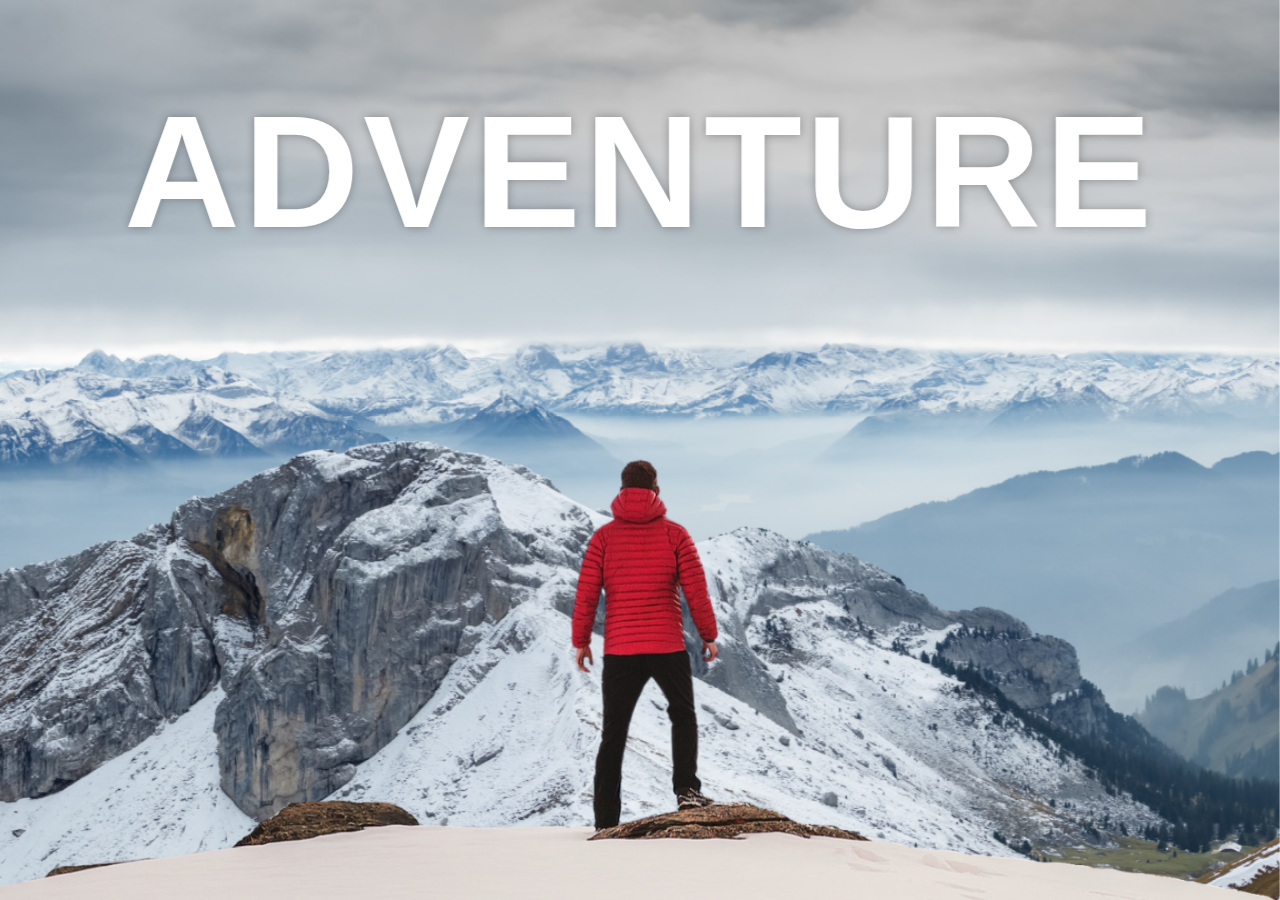
<file: CSS/projects/parallex-web/index.html>
<!DOCTYPE html>
<html lang="en">
  <head>
    <meta charset="UTF-8" />
    <meta name="viewport" content="width=device-width, initial-scale=1.0" />
    <title>parallax-web</title>
    <link rel="stylesheet" href="/CSS/projects/parallex-web/style.css" />
  </head>
  <body>
    <div id="wrapper">
      <div class="container">
        <img
          src="/CSS/projects/parallex-web/images/background.png"
          alt="background-img"
          class="background"
        />
        <img
          src="/CSS/projects/parallex-web/images/foreground.png"
          alt="foreground-img"
          class="foreground"
        />
        <h1>ADVENTURE</h1>
      </div>

      <section>
        <h2 class="secHeading">Adventure Time !</h2>
        <p class="text">
          Lorem ipsum dolor sit amet consectetur, adipisicing elit. Qui
          necessitatibus commodi alias? Veritatis, eligendi nisi. Amet
          exercitationem, recusandae dolore corrupti laborum aperiam repellendus
          natus voluptatem quam atque aliquam beatae. Odit deserunt nisi optio
          eveniet? Aliquam possimus molestiae, ullam illum accusamus autem
          accusantium! Voluptate laboriosam eum saepe ex veritatis est? Numquam
          eaque autem labore provident dolorum, velit omnis mollitia eos
          adipisci!
          <br /><br />
          Lorem, ipsum dolor sit amet consectetur adipisicing elit. Ad, itaque
          hic tempore rem eveniet sed repudiandae molestiae magnam aut quod
          consequatur, harum, totam beatae fugiat ipsam? Explicabo, blanditiis
          quod similique fugiat fugit ea expedita deleniti doloribus, delectus
          perferendis, tempore amet maiores libero sapiente voluptatem
          reprehenderit? Illum alias commodi cupiditate corporis mollitia ab
          quaerat, ipsum est excepturi vitae a sunt optio.
        </p>

        <div class="bg bg1">
          <h2 class="desc">BIKING</h2>
        </div>
        <p class="text">
          Lorem ipsum dolor sit amet consectetur, adipisicing elit. Qui
          necessitatibus commodi alias? Veritatis, eligendi nisi. Amet
          exercitationem, recusandae dolore corrupti laborum aperiam repellendus
          natus voluptatem quam atque aliquam beatae. Odit deserunt nisi optio
          eveniet? Aliquam possimus molestiae, ullam illum accusamus autem
          accusantium! Voluptate laboriosam eum saepe ex veritatis est? Numquam
          eaque autem labore provident dolorum, velit omnis mollitia eos
          adipisci!
          <br /><br />
          Lorem, ipsum dolor sit amet consectetur adipisicing elit. Ad, itaque
          hic tempore rem eveniet sed repudiandae molestiae magnam aut quod
          consequatur, harum, totam beatae fugiat ipsam? Explicabo, blanditiis
          quod similique fugiat fugit ea expedita deleniti doloribus, delectus
          perferendis, tempore amet maiores libero sapiente voluptatem
          reprehenderit? Illum alias commodi cupiditate corporis mollitia ab
          quaerat, ipsum est excepturi vitae a sunt optio.
        </p>

        <div class="bg bg2">
          <h2 class="desc">PARA GLIDING</h2>
        </div>
        <p class="text">
          Lorem ipsum dolor sit amet consectetur, adipisicing elit. Qui
          necessitatibus commodi alias? Veritatis, eligendi nisi. Amet
          exercitationem, recusandae dolore corrupti laborum aperiam repellendus
          natus voluptatem quam atque aliquam beatae. Odit deserunt nisi optio
          eveniet? Aliquam possimus molestiae, ullam illum accusamus autem
          accusantium! Voluptate laboriosam eum saepe ex veritatis est? Numquam
          eaque autem labore provident dolorum, velit omnis mollitia eos
          adipisci!
          <br /><br />
          Lorem, ipsum dolor sit amet consectetur adipisicing elit. Ad, itaque
          hic tempore rem eveniet sed repudiandae molestiae magnam aut quod
          consequatur, harum, totam beatae fugiat ipsam? Explicabo, blanditiis
          quod similique fugiat fugit ea expedita deleniti doloribus, delectus
          perferendis, tempore amet maiores libero sapiente voluptatem
          reprehenderit? Illum alias commodi cupiditate corporis mollitia ab
          quaerat, ipsum est excepturi vitae a sunt optio.
        </p>

        <div class="bg bg3">
          <h2 class="desc">SURFING</h2>
        </div>
        <p class="text">
          Lorem ipsum dolor sit amet consectetur, adipisicing elit. Qui
          necessitatibus commodi alias? Veritatis, eligendi nisi. Amet
          exercitationem, recusandae dolore corrupti laborum aperiam repellendus
          natus voluptatem quam atque aliquam beatae. Odit deserunt nisi optio
          eveniet? Aliquam possimus molestiae, ullam illum accusamus autem
          accusantium! Voluptate laboriosam eum saepe ex veritatis est? Numquam
          eaque autem labore provident dolorum, velit omnis mollitia eos
          adipisci!
          <br /><br />
          Lorem, ipsum dolor sit amet consectetur adipisicing elit. Ad, itaque
          hic tempore rem eveniet sed repudiandae molestiae magnam aut quod
          consequatur, harum, totam beatae fugiat ipsam? Explicabo, blanditiis
          quod similique fugiat fugit ea expedita deleniti doloribus, delectus
          perferendis, tempore amet maiores libero sapiente voluptatem
          reprehenderit? Illum alias commodi cupiditate corporis mollitia ab
          quaerat, ipsum est excepturi vitae a sunt optio.
        </p>
      </section>
    </div>
  </body>
</html>
</file>
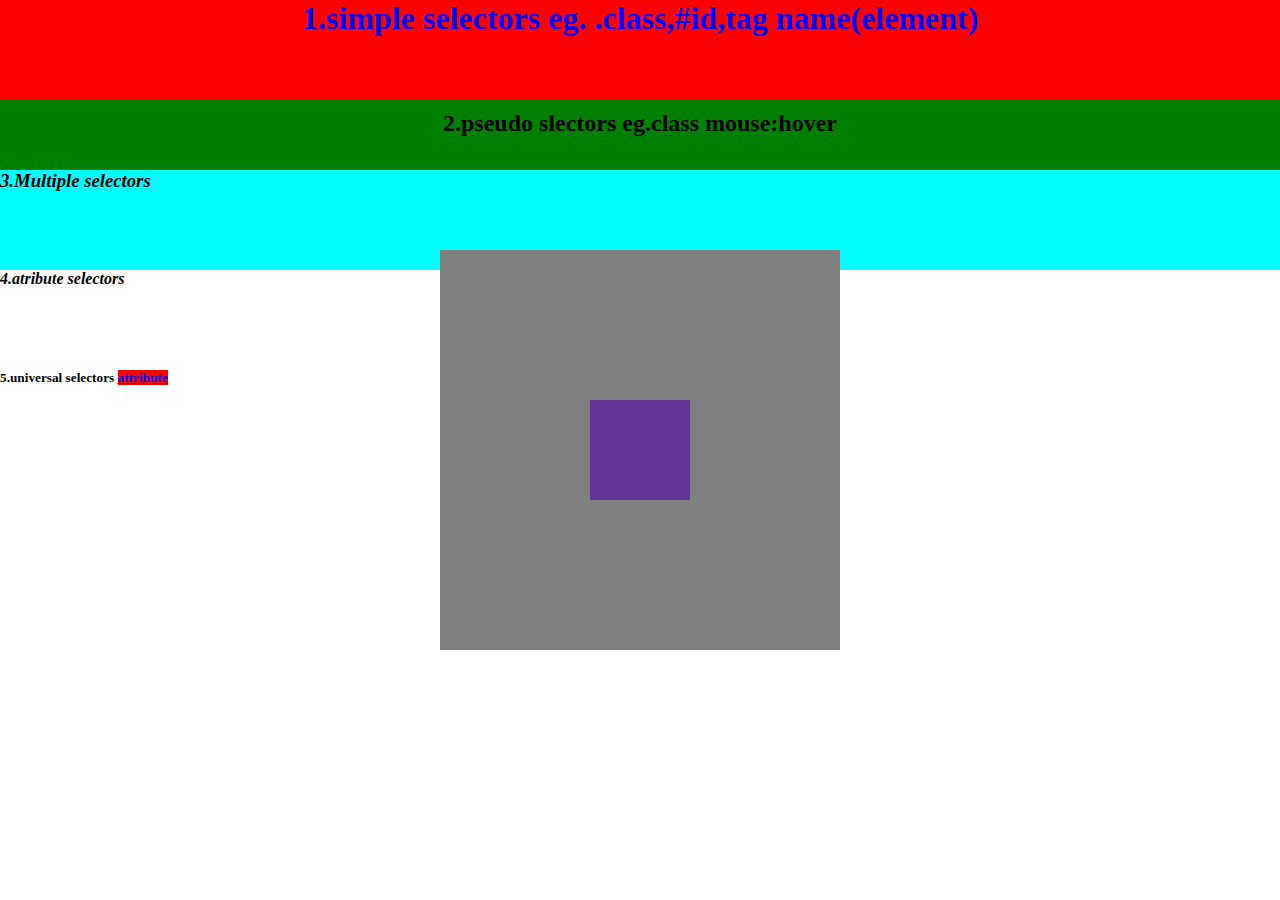
<file: CSS/css-basics-1/selectors.html>
<!DOCTYPE html>
<html lang="en">
<head>
    <meta charset="UTF-8">
    <meta name="viewport" content="width=device-width, initial-scale=1.0">
    <title>css selectors and their types</title>
    <link rel="stylesheet" href="/CSS/css-basics-1/selectors.css">
</head>
<body>
    <h1 class="simple_selector" id="color">1.simple selectors eg. .class,#id,tag name(element)</h1>
    <h2 class="pseudo">2.pseudo slectors  eg.class mouse:hover</h2>
    <h3>3.Multiple selectors</h3>
    <h4>4.atribute selectors</h4>
    <h5>5.universal selectors <a  href="#" target="abcd">attribute</a></h5>
    <div class="container">
        <div class="box">
            
        </div>
    </div>
</body>
</html>
</file>
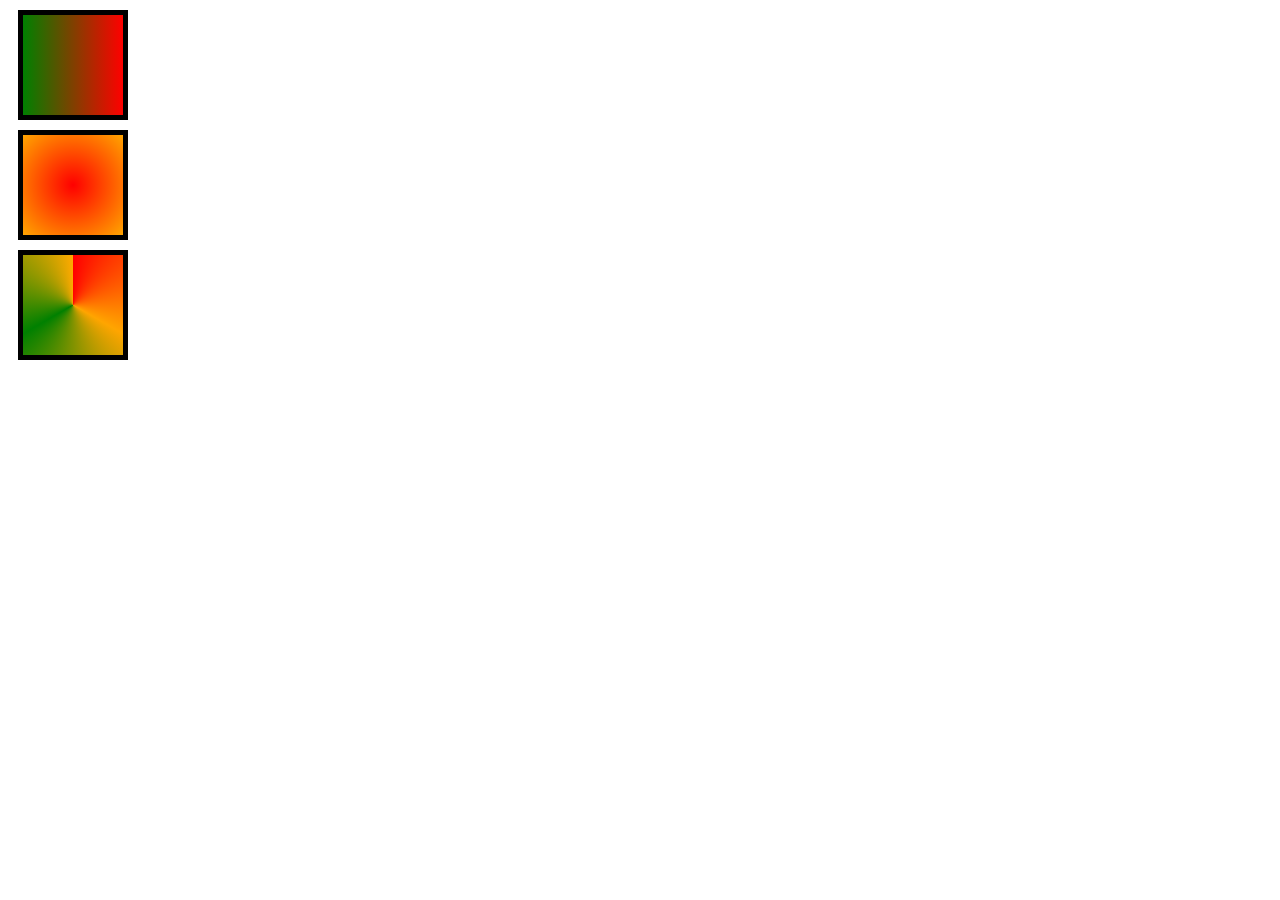
<file: CSS/css-basics-2/gradients.html>
<!DOCTYPE html>
<html lang="en">
<head>
    <meta charset="UTF-8">
    <meta name="viewport" content="width=device-width, initial-scale=1.0">
    <title>gradients</title>
    <link rel="stylesheet" href="/CSS/css-basics-2/gradients.css">
</head>
<body>
    <div class="box-1"></div>
    <div class="box-2"></div>
    <div class="box-3"></div>
</body>
</html>
</file>
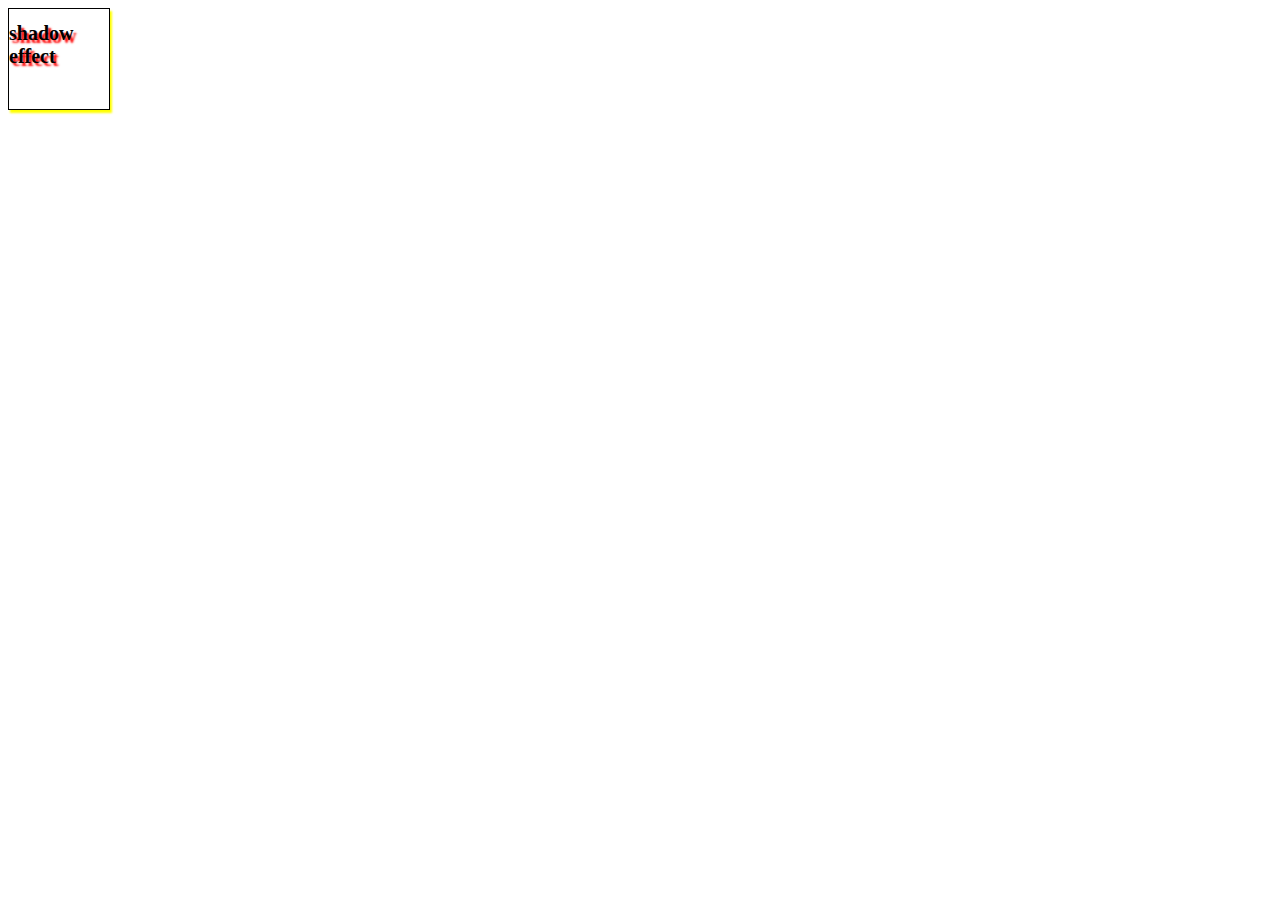
<file: CSS/css-basics-2/shadow.html>
<!DOCTYPE html>
<html lang="en">
<head>
    <meta charset="UTF-8">
    <meta name="viewport" content="width=device-width, initial-scale=1.0">
    <title>shadow</title>
    <link rel="stylesheet" href="/CSS/css-basics-2/shadow.css">
</head>
<body>
    <div class="conatiner">
        <div class="box-1">
            <h1>shadow effect</h1>
        </div>
    </div>
</body>
</html>
</file>
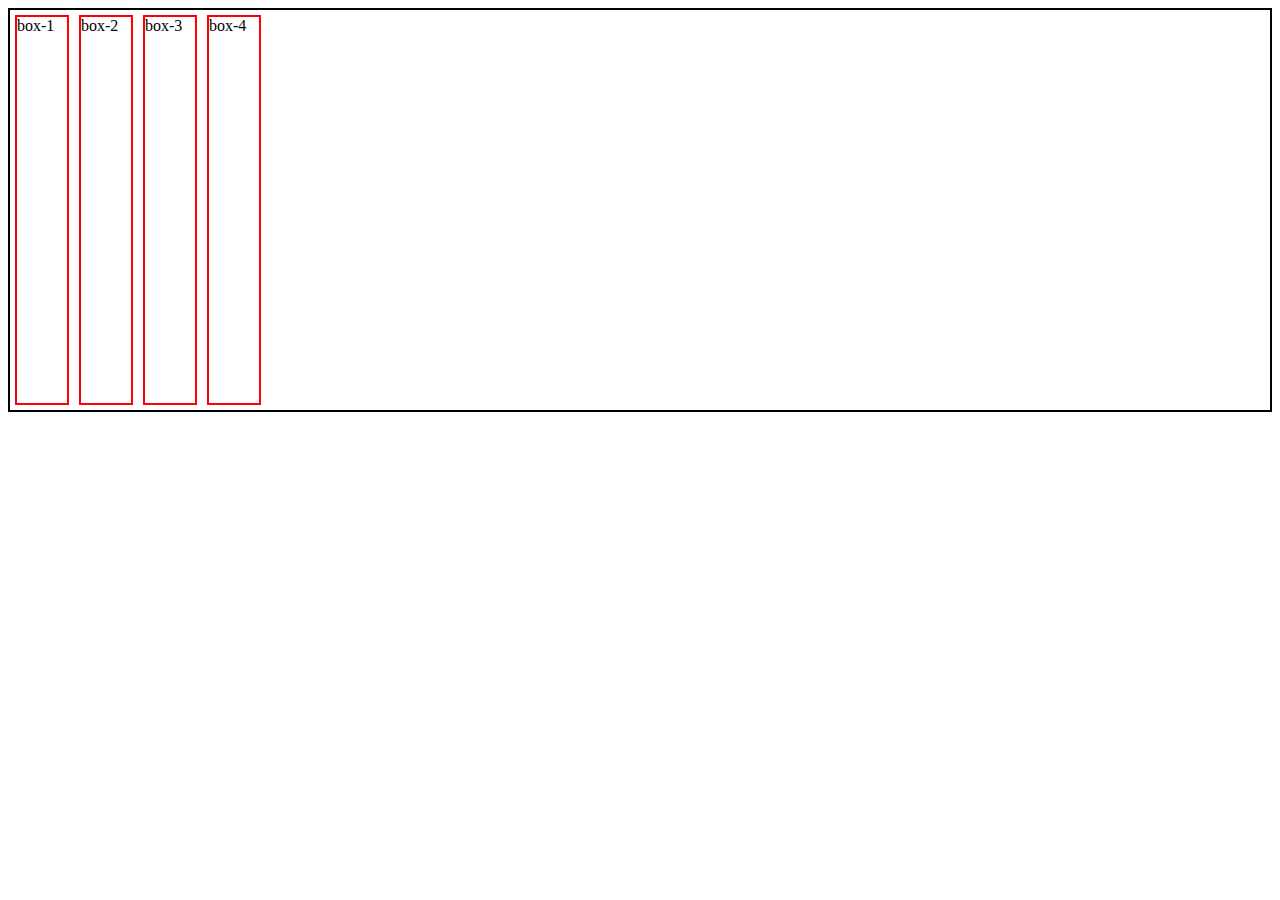
<file: CSS/css-basics-3/css-flexbox.html>
<!DOCTYPE html>
<html lang="en">
<head>
    <meta charset="UTF-8">
    <meta name="viewport" content="width=device-width, initial-scale=1.0">
    <title>css-flexbox</title>
    <link rel="stylesheet" href="/CSS/css-basics-3/css-flexbox.css">
</head>
<body>
    <div class="container">
        <div class="box">box-1</div>
        <div class="box">box-2</div>
        <div class="box">box-3</div>
        <div class="box">box-4</div>
    </div>
</body>
</html>
</file>
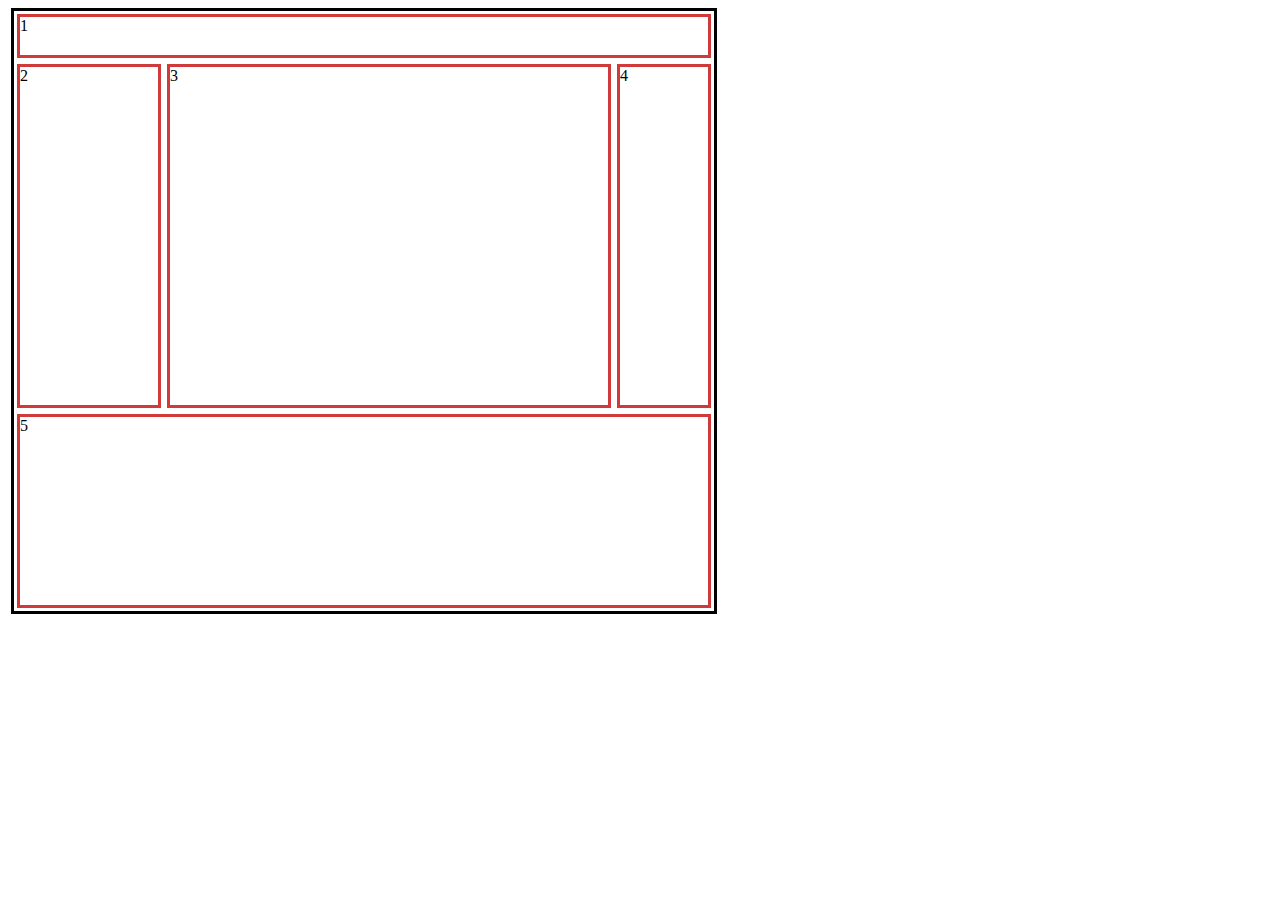
<file: CSS/css-basics-4/css-grid.html>
<!DOCTYPE html>
<html lang="en">
<head>
    <meta charset="UTF-8">
    <meta name="viewport" content="width=device-width, initial-scale=1.0">
    <title>css-grid</title>
    <link rel="stylesheet" href="/CSS/css-basics-4/css-grid.css">
</head>
<body>
    <div class="container">
        <div class="box" id="box-1">1</div>
        <div class="box" id="box-2">2</div>
        <div class="box" id="box-3">3</div>
        <div class="box" id="box-4">4</div>
        <div class="box" id="box-5">5</div>

    </div>
</body>
</html>
</file>
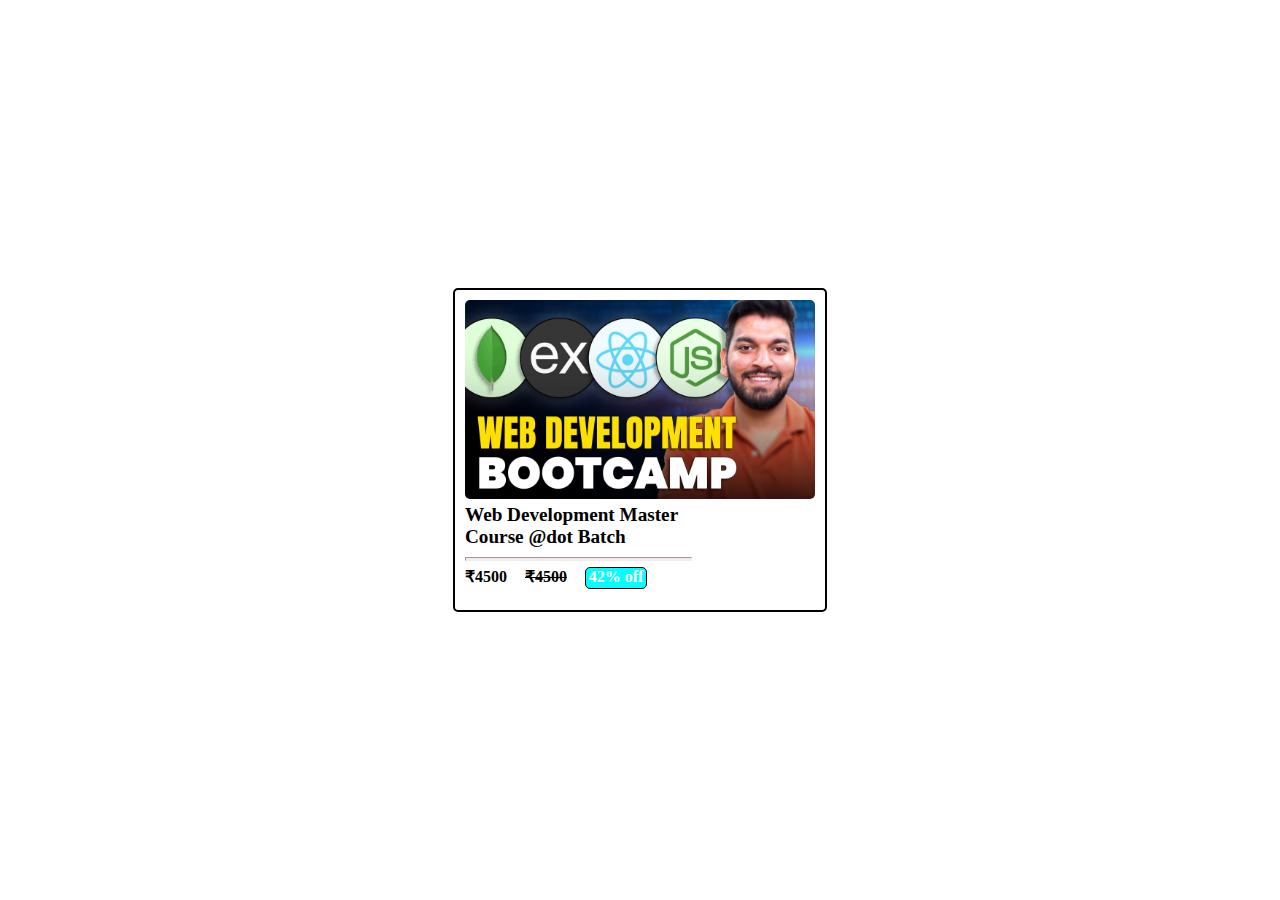
<file: CSS/projects/card/card1.html>
<!DOCTYPE html>
<html lang="en">
  <head>
    <meta charset="UTF-8" />
    <meta name="viewport" content="width=device-width, initial-scale=1.0" />
    <title>love-bubber-card</title>
    <link rel="stylesheet" href="/CSS/projects/card/card1.css" />
  </head>
  <body>
    <div class="main-container">
      <div class="container" id="card1">
        <img src="/CSS/projects/card/image/Web_Dev.jpg" alt="" />
        <div class="heading">
          Web Development Master
          <br />
          Course @dot Batch
          <hr>
        </div>
        <div class="text">
          <span>₹4500</span>
          <span><s>₹4500</s></span>
          <span class="off-btn">42% off</span>
        </div>
      </div>
    </div>
  </body>
</html>
</file>
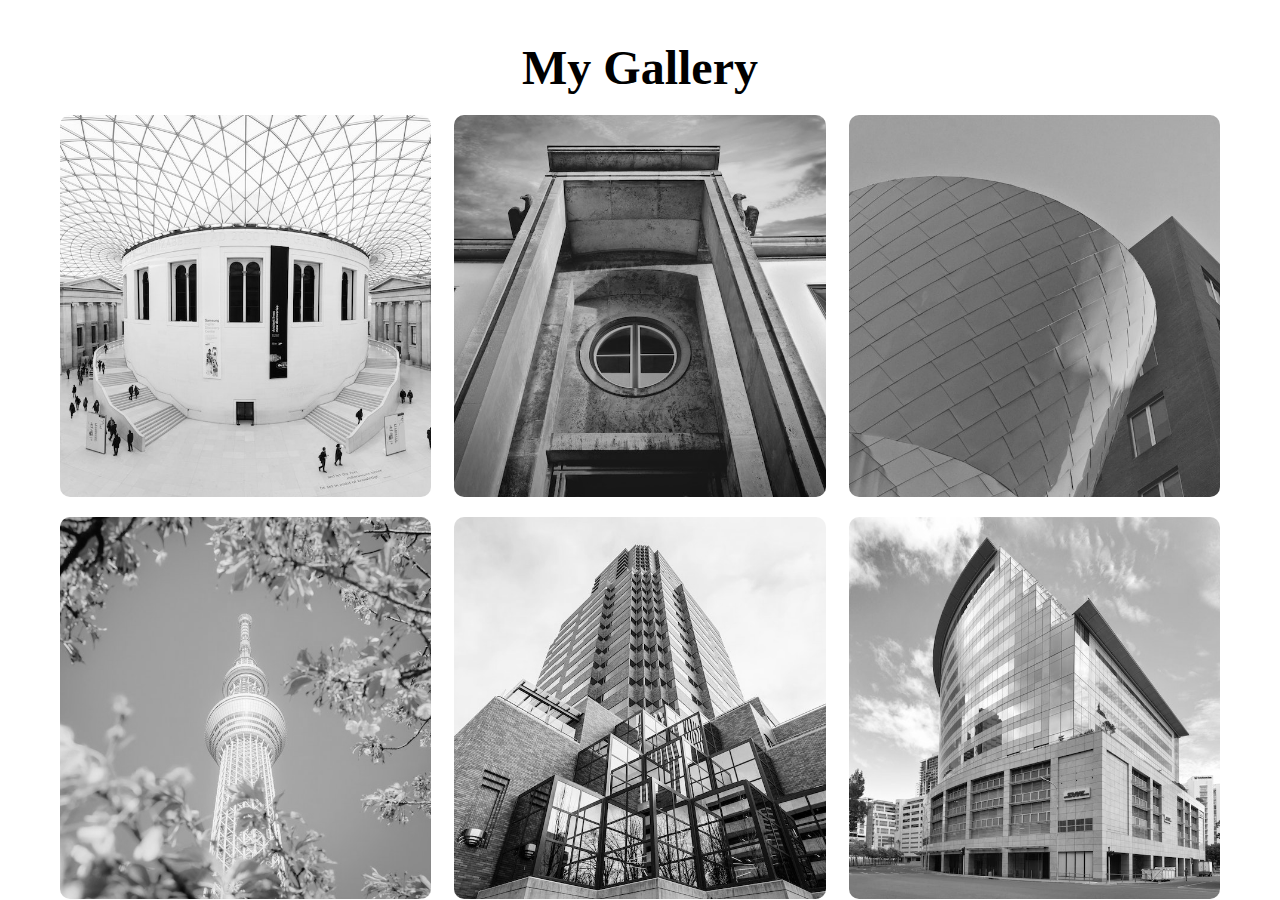
<file: CSS/projects/img-gallary/img-galary.html>
<!DOCTYPE html>
<html lang="en">
<head>
  <meta charset="UTF-8">
  <meta name="viewport" content="width=device-width, initial-scale=1.0">
  <title>My Gallery</title>
  <link rel="stylesheet" href="/CSS/projects/img-gallary/img-galary.css">
</head>
<body>
  <div id="wrapper">
    <div class="container">
      <h1>My Gallery</h1>
      <div class="gallery">
         
            <figure class="card">
              <img src="/CSS/projects/img-gallary/images/image1.jpg" alt="">
              <figcaption>Image 1</figcaption>
            </figure>
          

            <figure class="card">
              <img src="/CSS/projects/img-gallary/images/image2.jpeg" alt="">
              <figcaption>Image 2</figcaption>
            </figure>

            <figure class="card">
              <img src="/CSS/projects/img-gallary/images/image3.jpeg" alt="">
              <figcaption>Image 3</figcaption>
            </figure>

            <figure class="card">
              <img src="/CSS/projects/img-gallary/images/image4.jpeg" alt="">
              <figcaption>Image 4</figcaption>
            </figure>

            <figure class="card">
              <img src="/CSS/projects/img-gallary/images/image5.jpeg" alt="">
              <figcaption>Image 5</figcaption>
            </figure>

            <figure class="card">
              <img src="/CSS/projects/img-gallary/images/image6.jpeg" alt="">
              <figcaption>Image 6</figcaption>
            </figure>

            <figure class="card">
              <img src="/CSS/projects/img-gallary/images/image7.jpeg" alt="">
              <figcaption>Image 7</figcaption>
            </figure>

            <figure class="card">
              <img src="/CSS/projects/img-gallary/images/image8.jpeg" alt="">
              <figcaption>Image 8</figcaption>
            </figure>

            <figure class="card">
              <img src="/CSS/projects/img-gallary/images/image9.jpeg" alt="">
              <figcaption>Image 9</figcaption>
            </figure>


      </div>
    </div>
  </div>
</body>
</html>
</file>
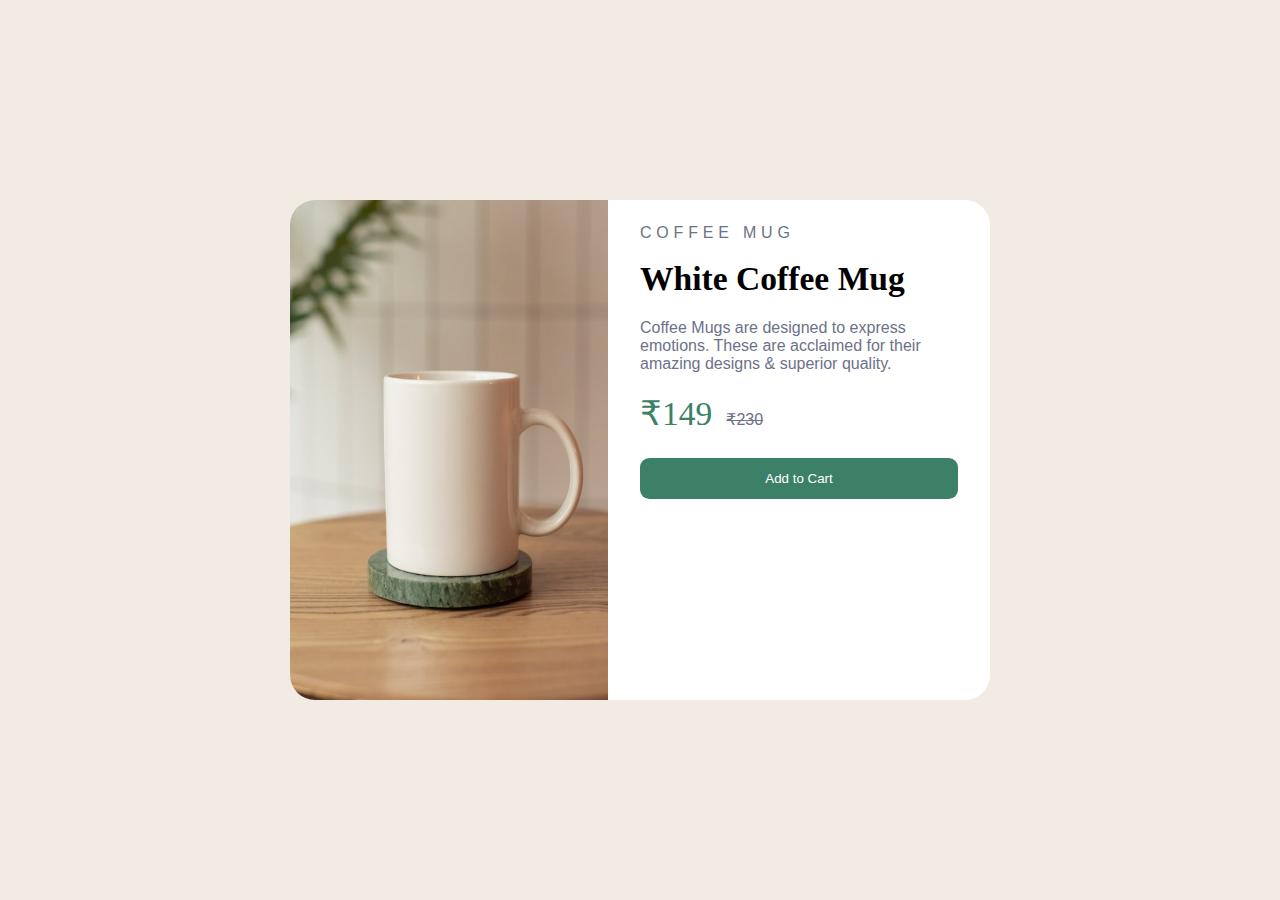
<file: CSS/projects/mug-card/product-card.html>
<!DOCTYPE html>
<html lang="en">
  <head>
    <meta charset="UTF-8" />
    <meta name="viewport" content="width=device-width, initial-scale=1.0" />
    <title>Document</title>
    <link rel="stylesheet" href="/CSS/projects/mug-card/product-card.css" />
  </head>
  <body>
    <div class="container">
      <div class="card">
        <div class="card-img">
          <img src="/CSS/projects/mug-card/images/mug.jpg" alt="" />
        </div>
        <div class="text">
          <p class="product">COFFEE MUG</p>
          <h2 class="product_title">White Coffee Mug</h2>
          <p class="product_desc">
            Coffee Mugs are designed to express emotions. These are acclaimed
            for their amazing designs & superior quality.
          </p>
          <span class="product_title price_true">₹149</span>
          <span class="product_desc price_false">₹230</span>
          <button class="btn">Add to Cart</button>
        </div>
      </div>
    </div>
  </body>
</html>
</file>
<file: CSS/projects/parallex-web/style.css>
* {
  margin: 0;
  padding: 0;
  box-sizing: border-box;
}

#wrapper {
  /* to make the height 100% */
  height: 100vh;
  /* to scroll in y axis  */
  overflow-y: auto;
  /* to stop scroll in x axis  */
  overflow-x: hidden;
  /* to enable 3rd axis for 3D view*/
  perspective: 10px;
}

.container {
  /* for overlaping img using absolute  */
  position: relative;
  /* for height of container */
  height: 100%;
  /* for align text & img */
  display: flex;
  /* main axis center align */
  justify-content: center;
  /* cross axis center align */
  align-items: center;
  /* to preserve the 3d effect */
  transform-style: preserve-3d;
  z-index: -1;
}

.background{
    /* to palce img z index away scale=zoom*/
    transform:translateZ(-20px) scale(4); 
    
}

.foreground{
  /* to palce img z index away & scale=zoom */
    transform: translateZ(-10px) scale(2);
}

.background,
.foreground {
  /* to overlap these images */
  position: absolute;
  /* for img height */
  height: 100%;
  /* for img width */
  width: 100%;
  /* to resize the audio & video content inside the container */
  object-fit: cover;
  /* for manage layering */
  z-index: -1;
}

h1{ 
  /* to make the text out of the board */
    position: absolute;
  /* to adjust the text */
    top: 5rem;
    left: 50%;
/* to transform in the 3d */
    transform: translateX(-50%);
    text-transform: uppercase;
    font-size: 10rem;
    letter-spacing: 4px;
    color: white;
    text-shadow: 0 0 10px rgba(0, 0, 0, 0.3);
    font-family: sans-serif,poppins;
  }

  h2{
    font-size: 5rem;
    padding: 0 10rem;
  }

  section{
    background-color: rgb(45 45 45);
    color: white;
    padding: 5rem 0;
}

.secHeading{
  font-size: 5rem;
  padding: 0 10rem;
}

.text{
  font-size:1.5rem;
  padding: 0 10rem;
  margin: 5rem 0;
}

.bg{
  position: relative;
  background-attachment: fixed;
  width:100%;
  background-size: cover;
  background-position: center;
  min-height: 500px;
}

.desc{
  position: absolute;
  background-color: white;
  padding: 0.5rem 2.5rem;
  top: 50%;
  left: 50%;
  transform: translateX(-50%) translate(-50%);
  color: black;
  font-size: 3.5rem;
  font-weight: 600;
}

.bg1{
  background-image:url(/CSS/projects/parallex-web/images/sport-1.jpg);
}

.bg2{
  background-image:url(/CSS/projects/parallex-web/images/sport-2.jpg);
}

.bg3{
  background-image:url(/CSS/projects/parallex-web/images/sport-3.jpg);
}
</file>
<file: CSS/css-basics-1/selectors.css>
/* 1.simple selectors(#id,.class,tagName)*/
.simple_selector {
  height: 100px;
  background-color: red;
}

#color {
  color: blue;
}

h1 {
  text-align: center;
}

/*2.pseudo selector */
.pseudo {
  padding: 10px;
  text-align: center;
  height: 50px;
  background-color: green;
}

.pseudo:hover {
  background-color: rebeccapurple;
}

/* universal selector(*) */
h3 {
  height: 100px;
  background-color: aqua;
}
* {
  margin: 0;
  padding: 0;
  /* this will do margin 0 and padding 0 to the page.Reset the default margin & padding*/
}

/* multiple selectors */
h3,
h4 {
  height: 100px;
  font-style: italic;
}

/* attribute selector */
a[target] {
  background-color: red;
}

.container {
  position: absolute;
  top: 50%;
  left: 50%;
  transform: translate(-50%, -50%);
  
  /*
    display: grid;
    place-items: center;
  */
  
/* 
  display: flex;
  justify-content: center;
  align-items: center; */

  background-color: gray;
  height: 400px;
  width: 400px;
}

.box {
    position: relative;
    top: 50%;
    left: 50%;
    transform: translate(-50%,-50%);
  background-color: rebeccapurple;
  height: 100px;
  width: 100px;
}
</file>
<file: CSS/css-basics-2/gradients.css>
div{
    height: 100px;
    width: 100px;
    border: 5px solid black;
    margin: 10px;
}

.box-1{
    background:linear-gradient(to left ,red, green)
}

.box-2{
    background: radial-gradient(red, orange);
}

.box-3{
    background: conic-gradient(red, orange,green,rgb(255, 170, 0));
}
</file>
<file: CSS/css-basics-2/shadow.css>
h1{
    text-shadow: 3px 3px 2px red;
    font-size: 20px;
}

.box-1{
    height: 100px;
    width: 100px;
    border: 1px solid black;
    box-shadow: 2px 3px 2px yellow;
}
</file>
<file: CSS/css-basics-3/css-flexbox.css>
.container {
  display: flex;
  height: 400px;
  /* width: 500px;  dont write to see wrap effect */
  border: 2px solid black;
  /* flex-wrap: wrap; */
  /* flex-flow: row wrap; */
}

.box {
  border: 2px solid red;
  margin: 5px;
  width: 50px;
}
</file>
<file: CSS/css-basics-4/css-grid.css>
.container{
    height: 600px;
    width: 700px;
    border: 3px solid black;
    display: grid;
    grid-template-columns:150px 1fr 100px;
    grid-template-rows: 50px 200fr 200px;
    /* gap: 3px; */
    margin: 3px;
}

.box{
    border: 3px solid rgb(208, 58, 58);
}

#box-1,#box-5{
    margin: 3px;
    grid-column-start: 1;
    grid-column-end: 4;   
}

#box-2,#box-3,#box-4{
    margin: 3px;
}
</file>
<file: CSS/projects/card/card1.css>
body {
  margin: 0;
  padding: 0;
  /* to stop scrolling in y axis */
  overflow-y: hidden;
  box-sizing: border-box;
}
.main-container {
  /* border: 5px solid rgb(38, 9, 183); */
  height: 100vh;
  display: flex;
  align-items: center;
  justify-content: center;
}

.container {
  height: 300px;
  width: 350px;
  border: 2px solid black;
  border-radius: 5px;
  display: flex;
  gap: 5px;
  flex-direction: column;
  padding: 10px;
}

img {
  border-radius:5px;
  height: 300px;
}

.heading {
  height: 50px;
  width: 347px;
  /* border: 2px solid green; */
  font-size: larger;
  font-weight: 700;
}

.text {
  display: flex;
  gap: 18px;
  padding-top: 8px;
  height: 50px;
  width: 347px;
  font-size: medium;
  font-weight: 900;
  /* border: 2px solid green; */
}

hr{
  margin-right: 120px;
   height: 2px;
   background-color: rgb(245, 234, 234);
}

.off-btn{
  color: white;
  height: 20px;  
  width: 60px;
  border: 1px solid black;
  border-radius: 5px;
  background-color: aqua;
  text-align: center;
}
</file>
<file: CSS/projects/img-gallary/img-galary.css>
* {
  margin: 0;
  padding: 0;
  box-sizing: border-box;
}

#wrapper {
  height: 100vh;
  overflow-x: hidden;
  overflow-y: auto;
}

.container {
  max-width: 1200px;
  margin: auto;
  padding:20px;
}

.container h1 {
  margin: 20px;
  text-align: center;
  margin-bottom: 20px;
  font-size: 3rem;
}

.gallery {
  display: flex;
  flex-wrap: wrap;
  justify-content: space-between;
}

.card {
  width: 32%;
  position: relative;
  margin-bottom: 20px;
  border-radius:10px;
  font-size: 3rem;
  overflow: hidden;
}

.card img {
  height: 100%;
  width: 100%;
  filter: grayscale(100%);
  box-shadow: 0 0 20px #333;
  object-fit: cover;
}

.card:hover{
    transform: scale(1.03);
    filter: drop-shadow(0 0 10px #333);
    transition: 0.5s;
    rotate: 360deg;
}

.card:hover img{
    filter: grayscale(0%);
}
 
.card figcaption{
    position: absolute;
    bottom: 0;
    left: 0;
    padding: 25px;
    width: 100%;
    height: 20%;
    font-size: 16px;
    font-weight: 500;
    color: #fff;
    opacity: 0;
    border-radius: 0 0 10px 10px;
    background: linear-gradient(0deg,rgba(0,0,0,0.5)rgba(255,255,255));
    transition: 0.3s
}

.card:hover figcaption{
    opacity: 1;
    transform: scale(1.03);
}
</file>
<file: CSS/projects/mug-card/product-card.css>
* {
  margin: 0;
  padding: 0;
  box-sizing: border-box;
}

.container {
  height: 100vh;
  display: flex;
  justify-content: center;
  align-items: center;
  background-color: hsl(30, 38%, 92%);
}

.card {
  max-width: 700px;
  height: 500px;
  display: flex;
  /* justify-content: space-evenly; */
  background-color: hsl(0, 0%, 100%);
  border: none;
  border-radius: 25px;
}

.card-img {
  width: 50%;
  overflow: hidden;
  border-radius: 25px 0px 0px 25px;
}

.text {
  width: 50%;
  border-radius: 0px 25px 25px 0px;
  text-align: left;
  margin: 1.5em 2em;
}
.card-img img {
  display: block;
  height: 100%;
  width: 100%;
}

.product {
  font-family: "Montserrat", sans-serif;
  letter-spacing: 0.3em;
  text-transform: uppercase;
  font-weight: 500;
  font-size: 1rem;
  color: hsl(228, 12%, 48%);
}
.product_title {
  font-size: 2.1rem;
  font-weight: 700;
  font-family: "Fraunces", serif;
  line-height: 1;
  margin: 0.6em 0 0.7em 0;
}
.product_desc {
  font-family: "Montserrat", sans-serif;
  width: 96%;
  font-size: 1rem;
  color: hsl(228, 12%, 48%);
  font-weight: 500;
  margin-bottom: 1.5em;
}
.price_true {
  font-family: "Fraunces", serif;
  margin-right: 0.3em;
  color: hsl(158, 36%, 37%);
  font-weight: 500;
}
.price_false {
  text-decoration: line-through;
}
.btn {
  display: block;
  margin: 2em 0 1em 0;
  background-color: hsl(158, 36%, 37%);
  width: 100%;
  padding: 1em 0;
  color: hsl(0, 0%, 100%);
  border: 0;
  border-radius: 0.7em;
  outline: none;
  cursor: pointer;
}
</file>
